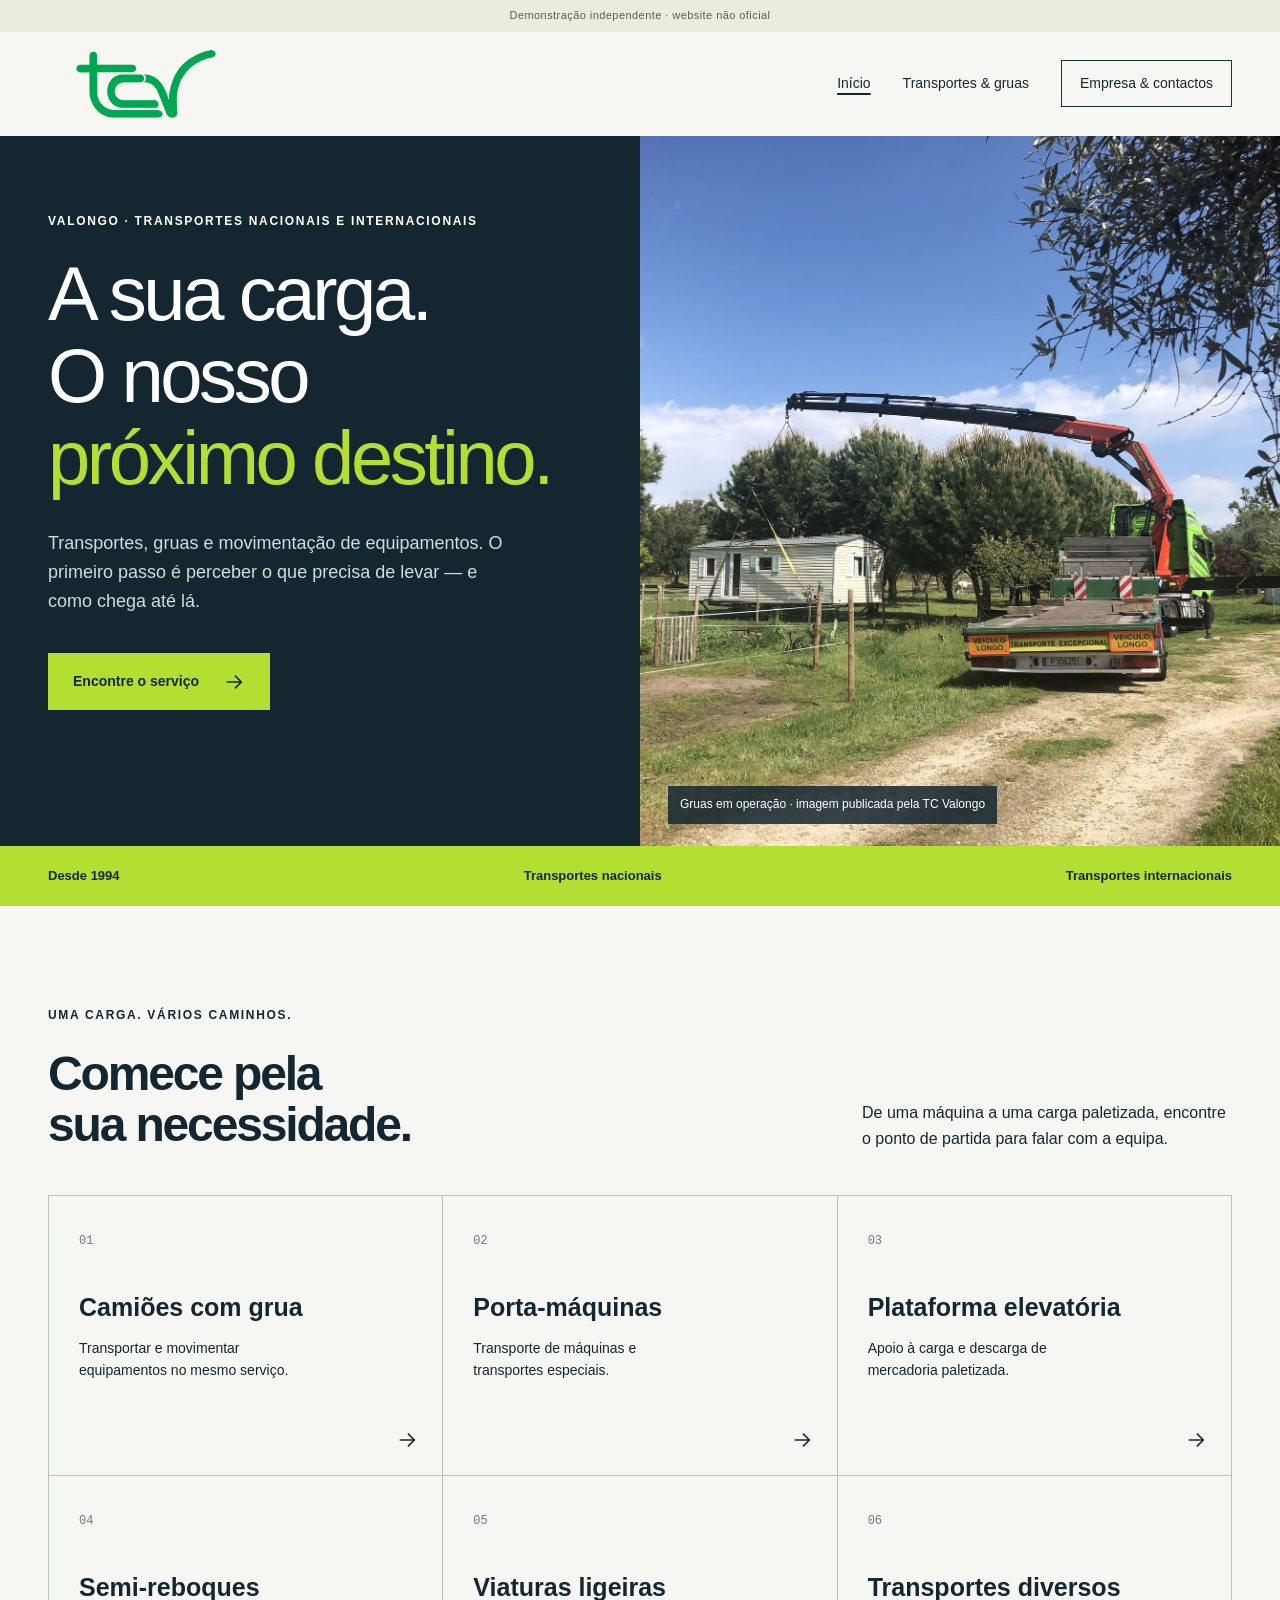
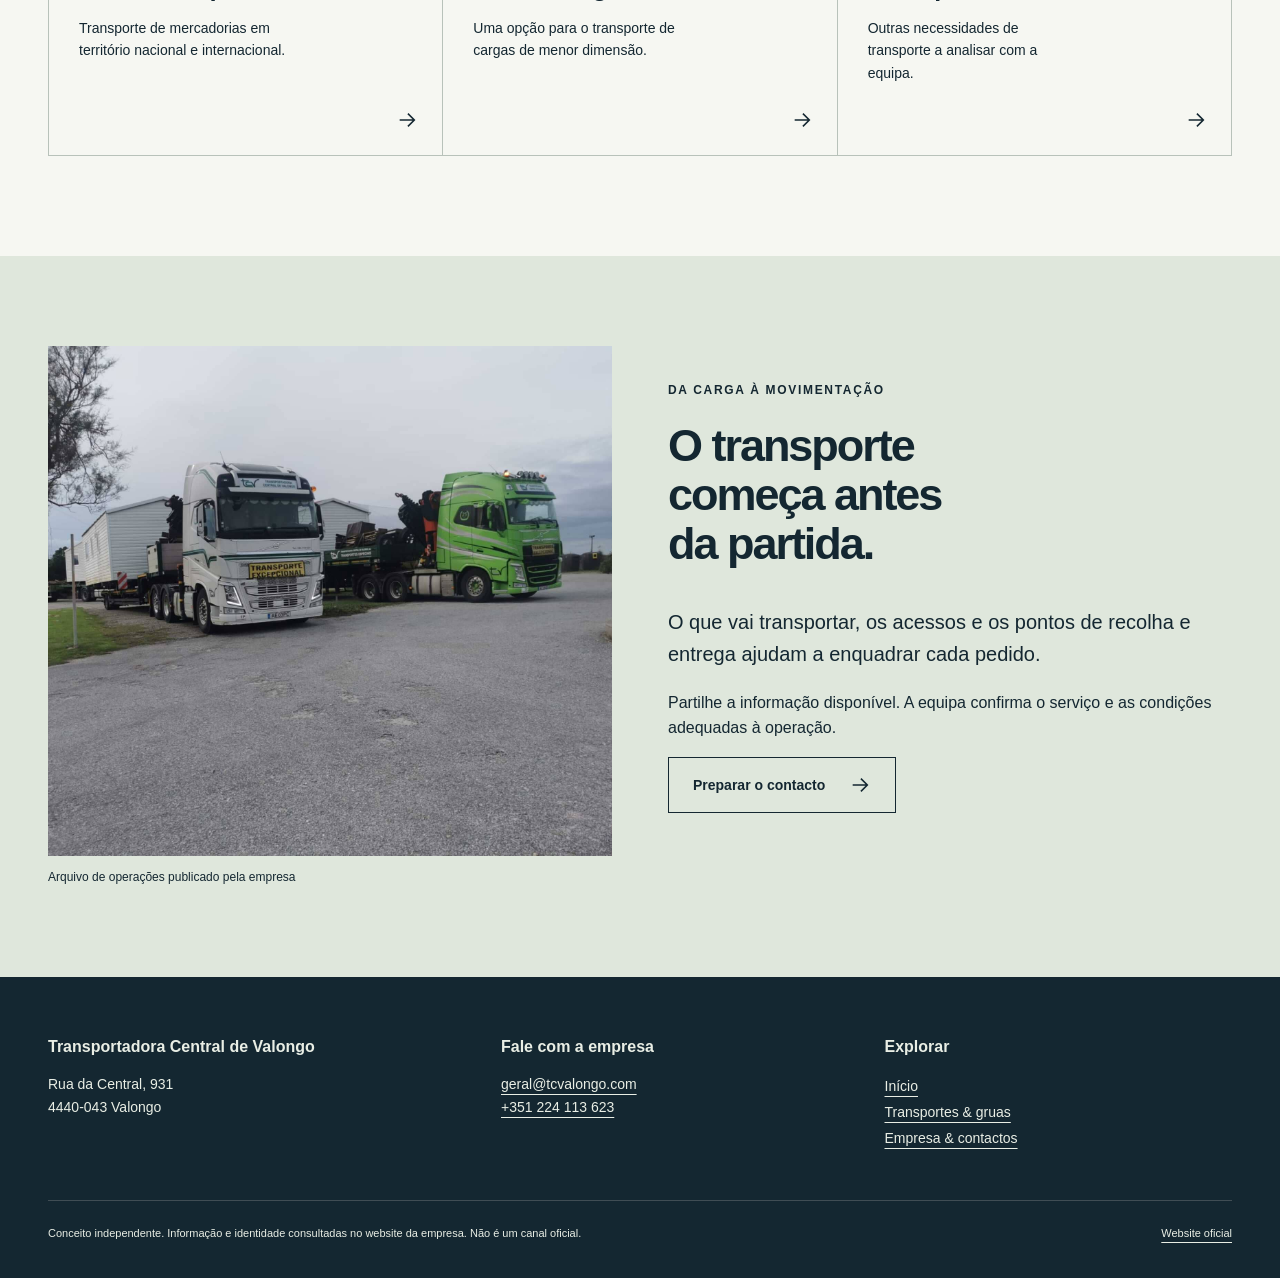
<file: index.html>
<!doctype html><html lang="pt-PT"><head><meta charset="utf-8"><meta name="viewport" content="width=device-width,initial-scale=1"><meta name="robots" content="noindex,nofollow,noarchive"><meta name="description" content="Transportes, gruas e movimentação de equipamentos da TC Valongo."><meta name="theme-color" content="#142731"><title>Transportes e gruas em Valongo | Transportadora Central de Valongo</title><link rel="icon" href="assets/logo.png"><link rel="stylesheet" href="style.css"><script src="script.js" defer></script></head><body><a class="skip" href="#conteudo">Saltar para o conteúdo</a><div class="demo">Demonstração independente · website não oficial</div><header class="wrap header"><a class="brand" href="index.html" aria-label="Transportadora Central de Valongo — início"><img src="assets/logo.png" alt="Transportadora Central de Valongo" class="" fetchpriority="high" decoding="async"></a><button class="menu" aria-expanded="false" aria-controls="nav">Menu</button><nav class="nav" id="nav" aria-label="Navegação principal"><a href="index.html" aria-current="page">Início</a><a href="servicos.html">Transportes & gruas</a><a href="contactos.html">Empresa & contactos</a></nav></header><main id="conteudo"><section class="tc-hero"><div class="wrap hero-copy"><span class="eyebrow">Valongo · Transportes nacionais e internacionais</span><h1>A sua carga.<br>O nosso<br><em>próximo destino.</em></h1><p class="lead">Transportes, gruas e movimentação de equipamentos. O primeiro passo é perceber o que precisa de levar — e como chega até lá.</p><a class="button" href="servicos.html#escolher">Encontre o serviço<svg aria-hidden="true" viewBox="0 0 24 24" fill="none"><path d="M4 12h15M13 5l7 7-7 7" stroke="currentColor" stroke-width="1.7"/></svg></a></div><figure class="hero-image"><img src="assets/grua-01.jpg" alt="Camião da TC Valongo com grua em operação de movimentação" class="" fetchpriority="high" decoding="async"><figcaption>Gruas em operação · imagem publicada pela TC Valongo</figcaption></figure></section><div class="tc-strip"><div class="wrap"><span>Desde 1994</span><span>Transportes nacionais</span><span>Transportes internacionais</span></div></div><section class="section wrap"><div class="section-title"><div><span class="eyebrow">Uma carga. Vários caminhos.</span><h2>Comece pela<br>sua necessidade.</h2></div><p>De uma máquina a uma carga paletizada, encontre o ponto de partida para falar com a equipa.</p></div><div class="service-grid"><a href="servicos.html#gruas" class="service-card"><span class="number">01</span><h3>Camiões com grua</h3><p>Transportar e movimentar equipamentos no mesmo serviço.</p><svg aria-hidden="true" viewBox="0 0 24 24" fill="none"><path d="M4 12h15M13 5l7 7-7 7" stroke="currentColor" stroke-width="1.7"/></svg></a><a href="servicos.html#maquinas" class="service-card"><span class="number">02</span><h3>Porta-máquinas</h3><p>Transporte de máquinas e transportes especiais.</p><svg aria-hidden="true" viewBox="0 0 24 24" fill="none"><path d="M4 12h15M13 5l7 7-7 7" stroke="currentColor" stroke-width="1.7"/></svg></a><a href="servicos.html#plataforma" class="service-card"><span class="number">03</span><h3>Plataforma elevatória</h3><p>Apoio à carga e descarga de mercadoria paletizada.</p><svg aria-hidden="true" viewBox="0 0 24 24" fill="none"><path d="M4 12h15M13 5l7 7-7 7" stroke="currentColor" stroke-width="1.7"/></svg></a><a href="servicos.html#semi-reboques" class="service-card"><span class="number">04</span><h3>Semi-reboques</h3><p>Transporte de mercadorias em território nacional e internacional.</p><svg aria-hidden="true" viewBox="0 0 24 24" fill="none"><path d="M4 12h15M13 5l7 7-7 7" stroke="currentColor" stroke-width="1.7"/></svg></a><a href="servicos.html#ligeiras" class="service-card"><span class="number">05</span><h3>Viaturas ligeiras</h3><p>Uma opção para o transporte de cargas de menor dimensão.</p><svg aria-hidden="true" viewBox="0 0 24 24" fill="none"><path d="M4 12h15M13 5l7 7-7 7" stroke="currentColor" stroke-width="1.7"/></svg></a><a href="servicos.html#diversos" class="service-card"><span class="number">06</span><h3>Transportes diversos</h3><p>Outras necessidades de transporte a analisar com a equipa.</p><svg aria-hidden="true" viewBox="0 0 24 24" fill="none"><path d="M4 12h15M13 5l7 7-7 7" stroke="currentColor" stroke-width="1.7"/></svg></a></div></section><section class="tc-operation"><div class="wrap grid2"><figure><img src="assets/maquinas-01.jpg" alt="Transporte de máquina publicado na galeria da TC Valongo" class="" loading="lazy" decoding="async"><figcaption>Arquivo de operações publicado pela empresa</figcaption></figure><div class="operation-copy"><span class="eyebrow">Da carga à movimentação</span><h2>O transporte<br>começa antes<br>da partida.</h2><p class="lead">O que vai transportar, os acessos e os pontos de recolha e entrega ajudam a enquadrar cada pedido.</p><p>Partilhe a informação disponível. A equipa confirma o serviço e as condições adequadas à operação.</p><a class="button" href="contactos.html">Preparar o contacto<svg aria-hidden="true" viewBox="0 0 24 24" fill="none"><path d="M4 12h15M13 5l7 7-7 7" stroke="currentColor" stroke-width="1.7"/></svg></a></div></div></section></main><footer class="footer"><div class="wrap"><div class="footer-top"><div><h3>Transportadora Central de Valongo</h3><p>Rua da Central, 931<br>4440-043 Valongo</p></div><div><h3>Fale com a empresa</h3><p><a href="mailto:geral@tcvalongo.com">geral@tcvalongo.com</a><br><a href="tel:+351224113623">+351 224 113 623</a></p></div><div><h3>Explorar</h3><a href="index.html">Início</a><br><a href="servicos.html">Transportes & gruas</a><br><a href="contactos.html">Empresa & contactos</a><br></div></div><div class="footer-bottom"><p>Conceito independente. Informação e identidade consultadas no website da empresa. Não é um canal oficial.</p><a href="https://tcvalongo.com/" target="_blank" rel="noopener noreferrer">Website oficial</a></div></div></footer></body></html>
</file>
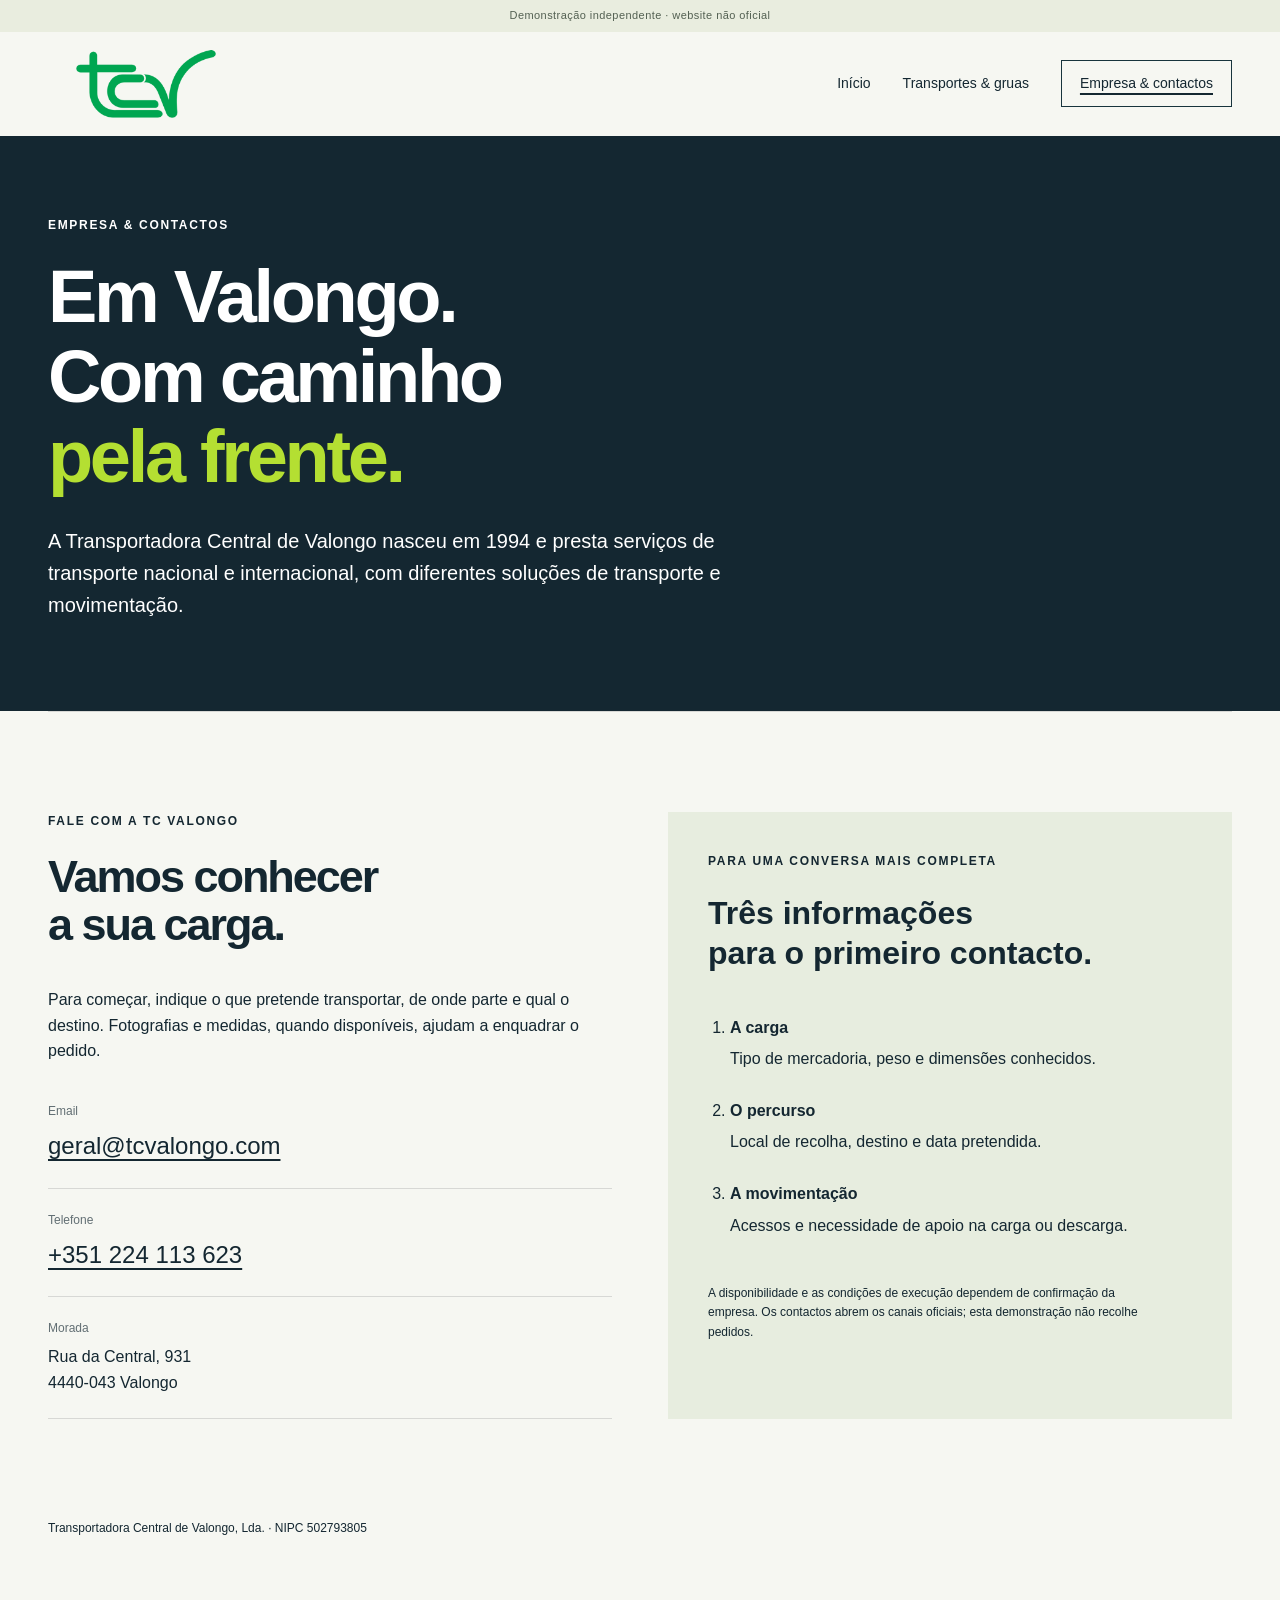
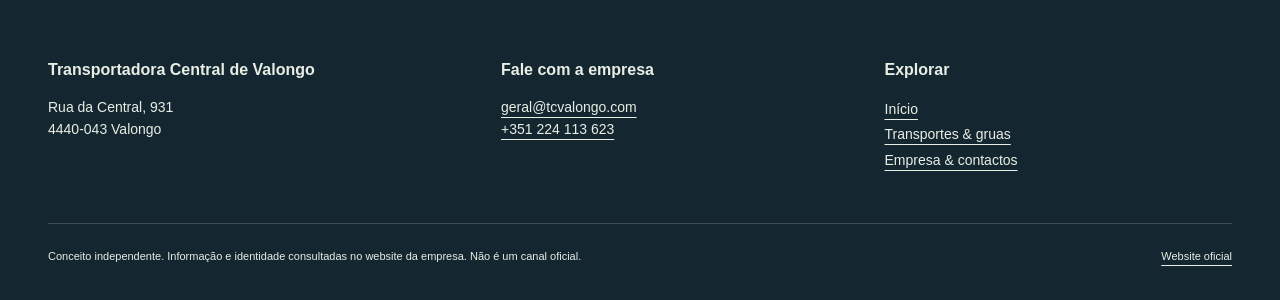
<file: contactos.html>
<!doctype html><html lang="pt-PT"><head><meta charset="utf-8"><meta name="viewport" content="width=device-width,initial-scale=1"><meta name="robots" content="noindex,nofollow,noarchive"><meta name="description" content="Contactos oficiais da Transportadora Central de Valongo."><meta name="theme-color" content="#142731"><title>Empresa & contactos | Transportadora Central de Valongo</title><link rel="icon" href="assets/logo.png"><link rel="stylesheet" href="style.css"><script src="script.js" defer></script></head><body><a class="skip" href="#conteudo">Saltar para o conteúdo</a><div class="demo">Demonstração independente · website não oficial</div><header class="wrap header"><a class="brand" href="index.html" aria-label="Transportadora Central de Valongo — início"><img src="assets/logo.png" alt="Transportadora Central de Valongo" class="" fetchpriority="high" decoding="async"></a><button class="menu" aria-expanded="false" aria-controls="nav">Menu</button><nav class="nav" id="nav" aria-label="Navegação principal"><a href="index.html">Início</a><a href="servicos.html">Transportes & gruas</a><a href="contactos.html" aria-current="page">Empresa & contactos</a></nav></header><main id="conteudo"><section class="wrap page-head"><span class="eyebrow">Empresa & contactos</span><h1>Em Valongo.<br>Com caminho<br><em>pela frente.</em></h1><p class="lead">A Transportadora Central de Valongo nasceu em 1994 e presta serviços de transporte nacional e internacional, com diferentes soluções de transporte e movimentação.</p></section><section class="section wrap rule grid2" id="contactar"><div><span class="eyebrow">Fale com a TC Valongo</span><h2>Vamos conhecer<br>a sua carga.</h2><p>Para começar, indique o que pretende transportar, de onde parte e qual o destino. Fotografias e medidas, quando disponíveis, ajudam a enquadrar o pedido.</p><ul class="contact-list"><li><span>Email</span><a href="mailto:geral@tcvalongo.com">geral@tcvalongo.com</a></li><li><span>Telefone</span><a href="tel:+351224113623">+351 224 113 623</a></li><li><span>Morada</span>Rua da Central, 931<br>4440-043 Valongo</li></ul></div><div class="contact-note"><span class="eyebrow">Para uma conversa mais completa</span><h3>Três informações<br>para o primeiro contacto.</h3><ol><li><strong>A carga</strong><p>Tipo de mercadoria, peso e dimensões conhecidos.</p></li><li><strong>O percurso</strong><p>Local de recolha, destino e data pretendida.</p></li><li><strong>A movimentação</strong><p>Acessos e necessidade de apoio na carga ou descarga.</p></li></ol><p class="small">A disponibilidade e as condições de execução dependem de confirmação da empresa. Os contactos abrem os canais oficiais; esta demonstração não recolhe pedidos.</p></div></section><section class="wrap legal"><p>Transportadora Central de Valongo, Lda. · NIPC 502793805</p></section></main><footer class="footer"><div class="wrap"><div class="footer-top"><div><h3>Transportadora Central de Valongo</h3><p>Rua da Central, 931<br>4440-043 Valongo</p></div><div><h3>Fale com a empresa</h3><p><a href="mailto:geral@tcvalongo.com">geral@tcvalongo.com</a><br><a href="tel:+351224113623">+351 224 113 623</a></p></div><div><h3>Explorar</h3><a href="index.html">Início</a><br><a href="servicos.html">Transportes & gruas</a><br><a href="contactos.html">Empresa & contactos</a><br></div></div><div class="footer-bottom"><p>Conceito independente. Informação e identidade consultadas no website da empresa. Não é um canal oficial.</p><a href="https://tcvalongo.com/" target="_blank" rel="noopener noreferrer">Website oficial</a></div></div></footer></body></html>
</file>
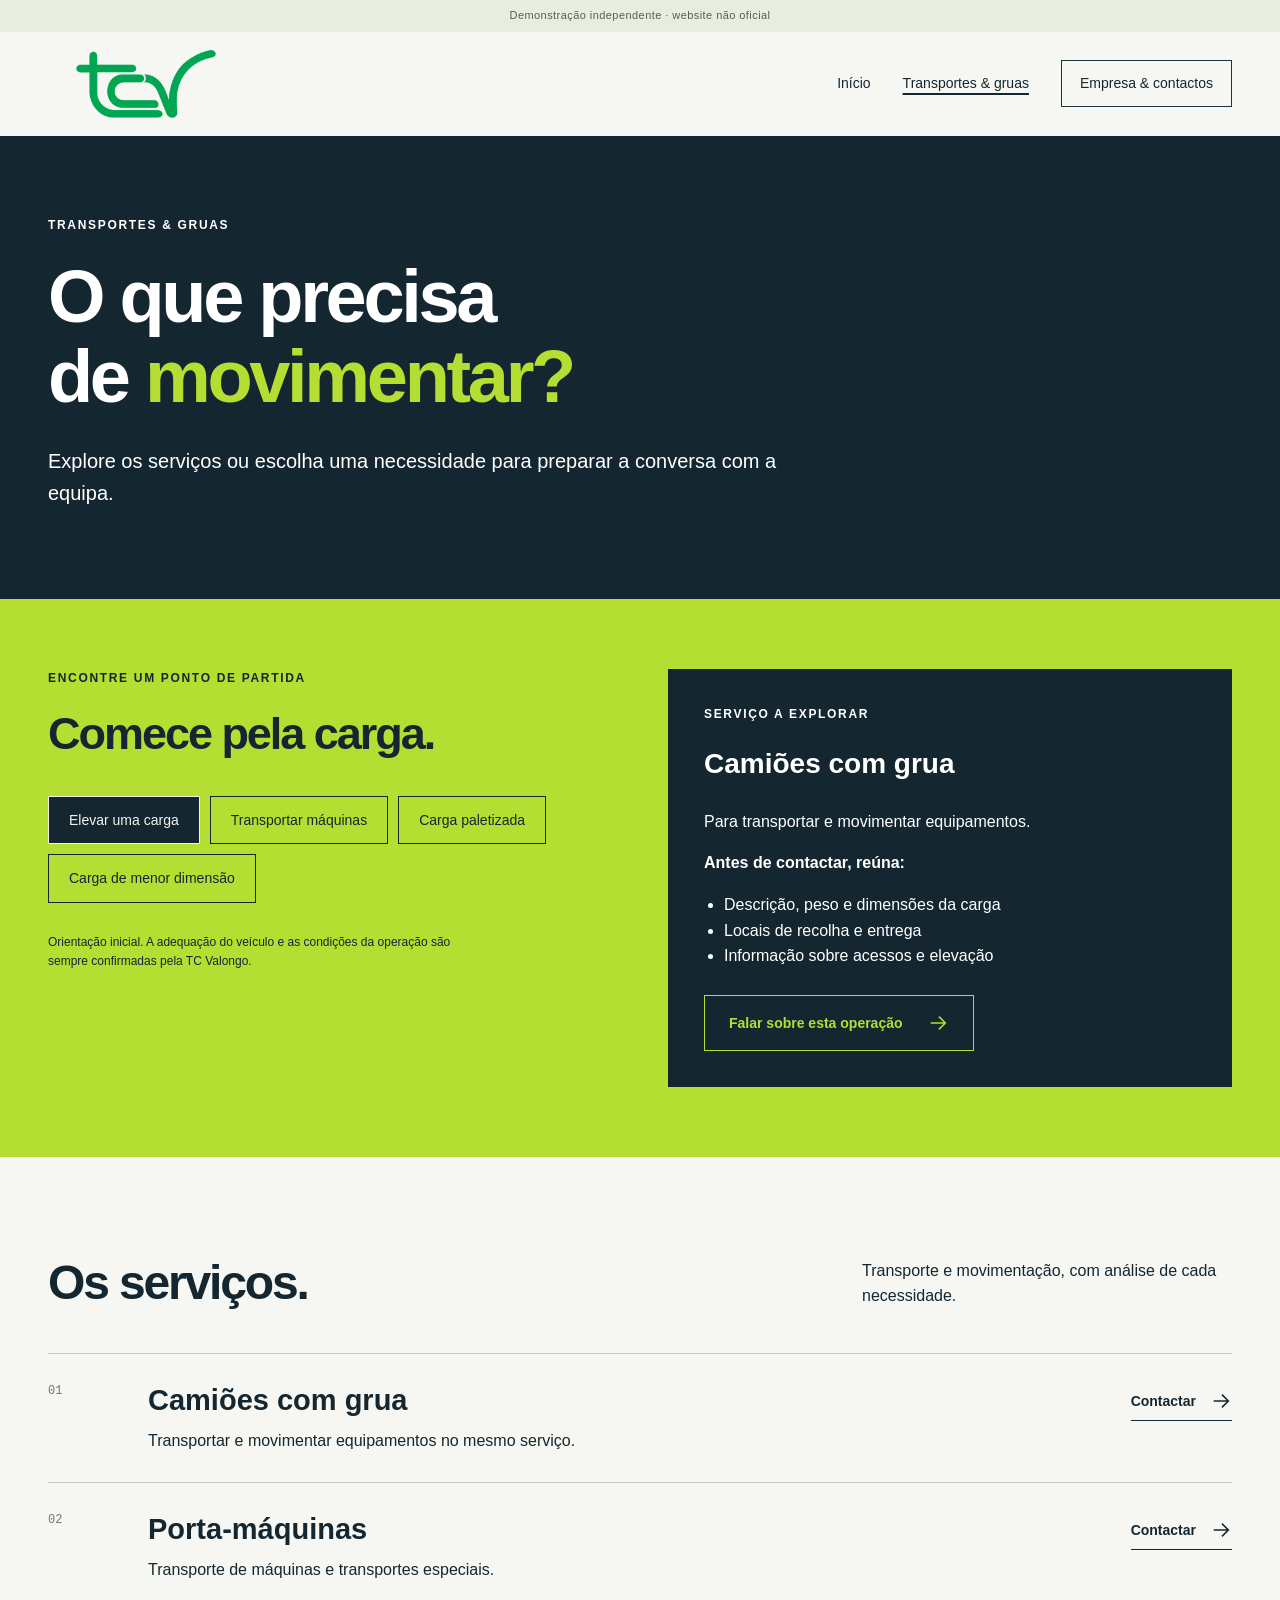
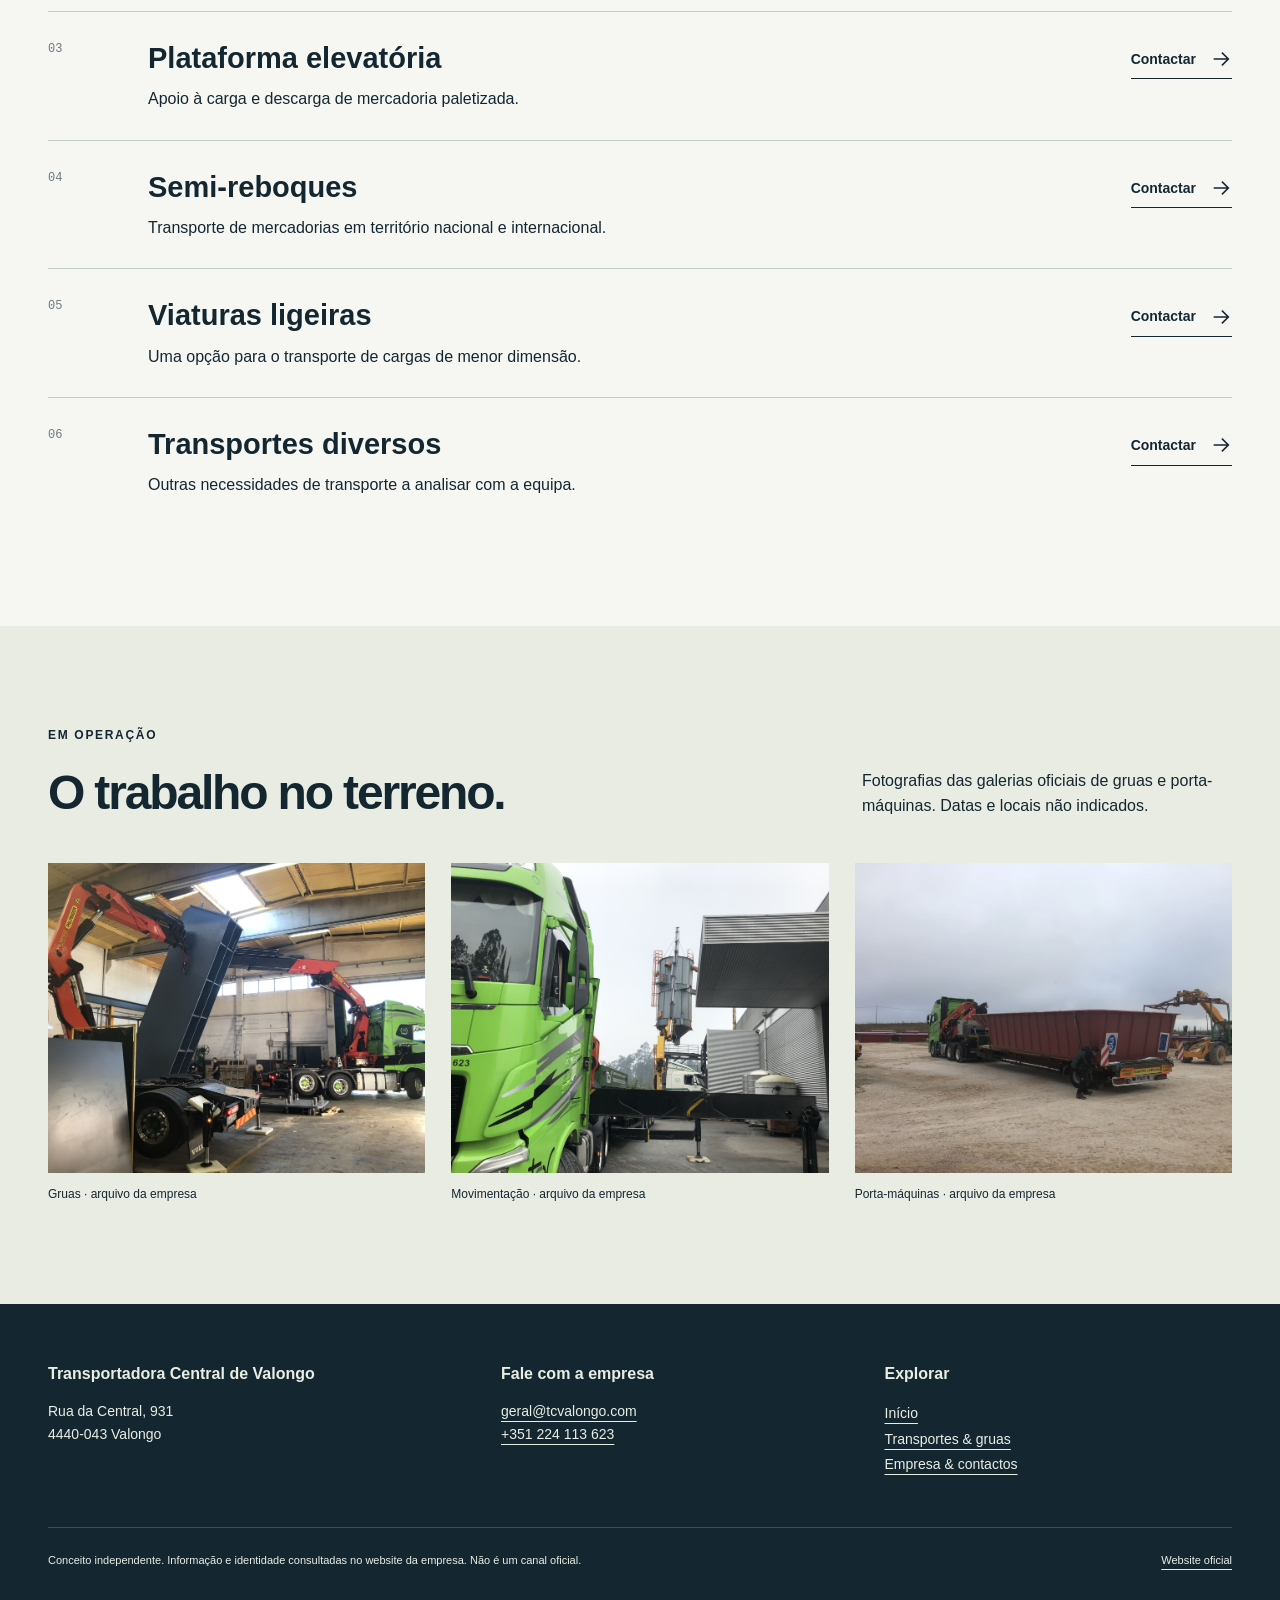
<file: servicos.html>
<!doctype html><html lang="pt-PT"><head><meta charset="utf-8"><meta name="viewport" content="width=device-width,initial-scale=1"><meta name="robots" content="noindex,nofollow,noarchive"><meta name="description" content="Explore os serviços e prepare a informação para o seu transporte."><meta name="theme-color" content="#142731"><title>Transportes & gruas | Transportadora Central de Valongo</title><link rel="icon" href="assets/logo.png"><link rel="stylesheet" href="style.css"><script src="script.js" defer></script></head><body><a class="skip" href="#conteudo">Saltar para o conteúdo</a><div class="demo">Demonstração independente · website não oficial</div><header class="wrap header"><a class="brand" href="index.html" aria-label="Transportadora Central de Valongo — início"><img src="assets/logo.png" alt="Transportadora Central de Valongo" class="" fetchpriority="high" decoding="async"></a><button class="menu" aria-expanded="false" aria-controls="nav">Menu</button><nav class="nav" id="nav" aria-label="Navegação principal"><a href="index.html">Início</a><a href="servicos.html" aria-current="page">Transportes & gruas</a><a href="contactos.html">Empresa & contactos</a></nav></header><main id="conteudo"><section class="wrap page-head"><span class="eyebrow">Transportes & gruas</span><h1>O que precisa<br>de <em>movimentar?</em></h1><p class="lead">Explore os serviços ou escolha uma necessidade para preparar a conversa com a equipa.</p></section><section class="finder" id="escolher"><div class="wrap grid2"><div><span class="eyebrow">Encontre um ponto de partida</span><h2>Comece pela carga.</h2><div class="pills" aria-label="Tipo de necessidade"><button data-need="elevar" aria-pressed="true">Elevar uma carga</button><button data-need="maquina" aria-pressed="false">Transportar máquinas</button><button data-need="palete" aria-pressed="false">Carga paletizada</button><button data-need="pequena" aria-pressed="false">Carga de menor dimensão</button></div><p class="small">Orientação inicial. A adequação do veículo e as condições da operação são sempre confirmadas pela TC Valongo.</p></div><div class="result" aria-live="polite" id="need-result"><span class="eyebrow">Serviço a explorar</span><h3>Camiões com grua</h3><p>Para transportar e movimentar equipamentos.</p><strong>Antes de contactar, reúna:</strong><ul><li>Descrição, peso e dimensões da carga</li><li>Locais de recolha e entrega</li><li>Informação sobre acessos e elevação</li></ul><a class="button" href="contactos.html#contactar">Falar sobre esta operação<svg aria-hidden="true" viewBox="0 0 24 24" fill="none"><path d="M4 12h15M13 5l7 7-7 7" stroke="currentColor" stroke-width="1.7"/></svg></a></div></div></section><section class="section wrap"><div class="section-title"><h2>Os serviços.</h2><p>Transporte e movimentação, com análise de cada necessidade.</p></div><div class="service-list"><article id="gruas"><span class="number">01</span><div><h3>Camiões com grua</h3><p>Transportar e movimentar equipamentos no mesmo serviço.</p></div><a class="text-link" href="contactos.html#contactar">Contactar<svg aria-hidden="true" viewBox="0 0 24 24" fill="none"><path d="M4 12h15M13 5l7 7-7 7" stroke="currentColor" stroke-width="1.7"/></svg></a></article><article id="maquinas"><span class="number">02</span><div><h3>Porta-máquinas</h3><p>Transporte de máquinas e transportes especiais.</p></div><a class="text-link" href="contactos.html#contactar">Contactar<svg aria-hidden="true" viewBox="0 0 24 24" fill="none"><path d="M4 12h15M13 5l7 7-7 7" stroke="currentColor" stroke-width="1.7"/></svg></a></article><article id="plataforma"><span class="number">03</span><div><h3>Plataforma elevatória</h3><p>Apoio à carga e descarga de mercadoria paletizada.</p></div><a class="text-link" href="contactos.html#contactar">Contactar<svg aria-hidden="true" viewBox="0 0 24 24" fill="none"><path d="M4 12h15M13 5l7 7-7 7" stroke="currentColor" stroke-width="1.7"/></svg></a></article><article id="semi-reboques"><span class="number">04</span><div><h3>Semi-reboques</h3><p>Transporte de mercadorias em território nacional e internacional.</p></div><a class="text-link" href="contactos.html#contactar">Contactar<svg aria-hidden="true" viewBox="0 0 24 24" fill="none"><path d="M4 12h15M13 5l7 7-7 7" stroke="currentColor" stroke-width="1.7"/></svg></a></article><article id="ligeiras"><span class="number">05</span><div><h3>Viaturas ligeiras</h3><p>Uma opção para o transporte de cargas de menor dimensão.</p></div><a class="text-link" href="contactos.html#contactar">Contactar<svg aria-hidden="true" viewBox="0 0 24 24" fill="none"><path d="M4 12h15M13 5l7 7-7 7" stroke="currentColor" stroke-width="1.7"/></svg></a></article><article id="diversos"><span class="number">06</span><div><h3>Transportes diversos</h3><p>Outras necessidades de transporte a analisar com a equipa.</p></div><a class="text-link" href="contactos.html#contactar">Contactar<svg aria-hidden="true" viewBox="0 0 24 24" fill="none"><path d="M4 12h15M13 5l7 7-7 7" stroke="currentColor" stroke-width="1.7"/></svg></a></article></div></section><section class="section gallery-section"><div class="wrap"><div class="section-title"><div><span class="eyebrow">Em operação</span><h2>O trabalho no terreno.</h2></div><p>Fotografias das galerias oficiais de gruas e porta-máquinas. Datas e locais não indicados.</p></div><div class="operation-gallery"><figure><img src="assets/grua-02.jpg" alt="Operação com camião-grua publicada pela TC Valongo" class="" loading="lazy" decoding="async"><figcaption>Gruas · arquivo da empresa</figcaption></figure><figure><img src="assets/grua-03.jpg" alt="Equipamento e grua numa fotografia publicada pela TC Valongo" class="" loading="lazy" decoding="async"><figcaption>Movimentação · arquivo da empresa</figcaption></figure><figure><img src="assets/maquinas-02.jpg" alt="Máquina transportada em veículo da TC Valongo" class="" loading="lazy" decoding="async"><figcaption>Porta-máquinas · arquivo da empresa</figcaption></figure></div></div></section></main><footer class="footer"><div class="wrap"><div class="footer-top"><div><h3>Transportadora Central de Valongo</h3><p>Rua da Central, 931<br>4440-043 Valongo</p></div><div><h3>Fale com a empresa</h3><p><a href="mailto:geral@tcvalongo.com">geral@tcvalongo.com</a><br><a href="tel:+351224113623">+351 224 113 623</a></p></div><div><h3>Explorar</h3><a href="index.html">Início</a><br><a href="servicos.html">Transportes & gruas</a><br><a href="contactos.html">Empresa & contactos</a><br></div></div><div class="footer-bottom"><p>Conceito independente. Informação e identidade consultadas no website da empresa. Não é um canal oficial.</p><a href="https://tcvalongo.com/" target="_blank" rel="noopener noreferrer">Website oficial</a></div></div></footer></body></html>
</file>
<file: style.css>
*{box-sizing:border-box}html{scroll-behavior:smooth;scroll-padding-top:30px}body{margin:0;font-family:Arial,Helvetica,sans-serif;line-height:1.6}img{display:block;max-width:100%;height:auto}a{color:inherit;text-underline-offset:5px}button,input,select,textarea{font:inherit}button,a{-webkit-tap-highlight-color:transparent}button{cursor:pointer}button:focus-visible,a:focus-visible,summary:focus-visible{outline:3px solid #d66b29;outline-offset:5px}svg{width:22px;height:22px;flex:none}h1,h2,h3,p{margin-top:0}h1,h2{line-height:1.08;letter-spacing:-.045em}h3{line-height:1.25}p{max-width:65ch}.wrap{width:min(1280px,calc(100% - 96px));margin:auto}.demo{font-size:11px;letter-spacing:.04em;padding:7px 24px;text-align:center}.skip{position:absolute;left:16px;top:-80px;z-index:20;padding:12px;background:white;color:black}.skip:focus{top:10px}.header{display:flex;align-items:center;justify-content:space-between;gap:32px;min-height:104px}.brand{display:block;flex:none}.brand img{width:170px;max-height:68px;object-fit:contain}.nav{display:flex;gap:32px;align-items:center}.nav a{text-decoration:none;font-size:14px}.nav a[aria-current=page]{text-decoration:underline;text-decoration-thickness:2px}.menu{display:none;border:1px solid currentColor;padding:10px 16px;background:none;color:inherit}.eyebrow{font-size:12px;font-weight:700;letter-spacing:.14em;text-transform:uppercase;display:block;margin-bottom:22px}.button{display:inline-flex;gap:24px;align-items:center;justify-content:space-between;text-decoration:none;padding:16px 24px;border:1px solid currentColor;font-size:14px;font-weight:700;min-height:56px}.text-link{display:inline-flex;align-items:center;gap:14px;font-size:14px;font-weight:700;text-decoration:none;border-bottom:1px solid;padding:8px 0}.section{padding:100px 0}.section-title{display:flex;justify-content:space-between;align-items:end;gap:40px;margin-bottom:44px}.section-title h2{font-size:48px;max-width:700px;margin-bottom:0}.section-title p{max-width:370px;margin-bottom:0}.grid2{display:grid;grid-template-columns:1fr 1fr;gap:56px}.grid3{display:grid;grid-template-columns:repeat(3,1fr);gap:28px}.muted{opacity:.72}.small,figcaption{font-size:12px;line-height:1.6}.lead{font-size:20px;line-height:1.6}.page-head{padding:80px 0 70px}.page-head h1{font-size:74px;max-width:900px;margin-bottom:28px}.page-head .lead{max-width:740px}.rule{border-top:1px solid #9995}.footer{padding:60px 0 24px}.footer-top{display:grid;grid-template-columns:1.2fr 1fr 1fr;gap:36px;padding-bottom:50px}.footer h3{font-size:16px}.footer p,.footer a{font-size:14px}.footer a{overflow-wrap:anywhere}.footer-bottom{border-top:1px solid #9995;padding-top:24px;display:flex;gap:30px;justify-content:space-between}.footer-bottom p{font-size:11px;max-width:750px}.footer-bottom a{font-size:11px;white-space:nowrap}figure{margin:0}.contact-list{list-style:none;padding:0;margin:0}.contact-list li{border-bottom:1px solid #9995;padding:22px 0}.contact-list a{font-size:24px;overflow-wrap:anywhere}.contact-list span{font-size:12px;display:block;opacity:.65;margin-bottom:6px}.pills{display:flex;gap:10px;flex-wrap:wrap;margin-bottom:30px}.pills button{padding:12px 20px;border:1px solid currentColor;background:none;color:inherit;font-size:14px}.pills button[aria-pressed=true]{background:var(--ink);color:var(--paper)}.result{padding:36px;background:var(--paper);color:var(--ink)}.result h3{font-size:28px}.result ul{padding-left:20px}details{border-top:1px solid #9995;padding:22px 0}summary{cursor:pointer;font-weight:700;list-style:none;display:flex;justify-content:space-between;gap:20px}summary:after{content:'+';font-size:24px;font-weight:400}details[open] summary:after{content:'−'}details p{margin:20px 0 0}body:has(.nav.open){overflow-x:hidden}[hidden]{display:none!important}@media(prefers-reduced-motion:reduce){html{scroll-behavior:auto}*{transition:none!important}}@media(max-width:760px){.wrap{width:calc(100% - 40px)}.demo{font-size:10px;padding:7px 10px}.header{min-height:84px;position:relative;gap:15px;flex-wrap:wrap}.brand img{width:140px;max-height:58px}.menu{display:block}.nav{display:none;width:100%;padding:8px 0 28px;gap:0;flex-direction:column;align-items:stretch}.nav.open{display:flex}.nav a{padding:13px 0;border-top:1px solid #9995}.section{padding:62px 0}.section-title{display:block;margin-bottom:30px}.section-title h2{font-size:37px;margin-bottom:20px}.grid2,.grid3{grid-template-columns:1fr;gap:30px}.page-head{padding:52px 0}.page-head h1{font-size:47px}.lead{font-size:18px}.footer-top{grid-template-columns:1fr;gap:22px;padding-bottom:30px}.footer-bottom{display:block}.footer-bottom a{display:inline-block;margin:6px 0}.button{padding:15px 18px}.result{padding:24px}.contact-list a{font-size:22px}.section-title p{max-width:none}} :root{--ink:#142731;--paper:#f2f4ec;--lime:#b4df32}body{background:#f6f7f2;color:var(--ink)}.demo{background:#e9eddf;color:#536052}.header .brand img{width:196px}.header .nav a:last-child{border:1px solid #18343d;padding:11px 18px}.tc-hero{position:relative;display:grid;grid-template-columns:1fr 1fr;background:var(--ink);color:white;min-height:710px}.tc-hero .hero-copy{width:auto;margin:0;padding:76px 50px 80px max(48px,calc((100vw - 1280px)/2));position:relative;z-index:2}.tc-hero h1{font-size:76px;margin-bottom:30px;font-weight:500}.tc-hero em,.page-head em{font-style:normal;color:var(--lime)}.tc-hero .lead{font-size:18px;max-width:470px;color:#d2ddd8}.tc-hero .button{margin-top:20px;background:var(--lime);color:var(--ink);border-color:var(--lime)}.hero-image{position:relative;min-height:100%;overflow:hidden}.hero-image img{position:absolute;width:100%;height:100%;object-fit:cover;object-position:62% center}.hero-image figcaption{position:absolute;bottom:22px;left:28px;background:#142731d9;padding:9px 12px;max-width:85%}.tc-strip{background:var(--lime);padding:20px 0}.tc-strip .wrap{display:flex;justify-content:space-between;gap:20px;font-size:13px;font-weight:700}.service-grid{display:grid;grid-template-columns:repeat(3,1fr);border-top:1px solid #b8c2ba;border-left:1px solid #b8c2ba}.service-card{position:relative;text-decoration:none;padding:30px;min-height:280px;border-bottom:1px solid #b8c2ba;border-right:1px solid #b8c2ba}.number{font-family:monospace;font-size:12px;opacity:.6}.service-card h3{font-size:25px;margin:40px 0 14px}.service-card p{font-size:14px;max-width:29ch;padding-right:12px}.service-card svg{position:absolute;right:24px;bottom:24px}.service-card:hover{background:#e9efdf}.tc-operation{padding:90px 0;background:#dfE7dc}.tc-operation img{width:100%;height:510px;object-fit:cover}.operation-copy{padding:35px 0}.operation-copy h2{font-size:52px}.tc-operation figcaption{padding-top:12px}.finder{background:var(--lime);padding:70px 0}.finder h2{font-size:42px}.finder .result{background:var(--ink);color:white}.finder .result .button{color:var(--lime);margin-top:10px}.page-head{background:var(--ink);color:white;width:100%;padding-left:max(48px,calc((100vw - 1280px)/2));padding-right:48px}.service-list article{display:grid;grid-template-columns:70px 1fr auto;gap:30px;border-top:1px solid #c0cabe;padding:28px 0;align-items:start;scroll-margin-top:30px}.service-list h3{font-size:29px;margin:0 0 10px}.service-list p{margin:0;max-width:600px}.gallery-section{background:#e8ece3}.operation-gallery{display:grid;grid-template-columns:repeat(3,1fr);gap:26px}.operation-gallery img{width:100%;height:310px;object-fit:cover}.operation-gallery figcaption{padding-top:12px}.contact-note{padding:40px;background:#e7eddf}.contact-note h3{font-size:32px}.contact-note ol{padding-left:22px}.contact-note li{padding:10px 0}.contact-note p{margin:6px 0}.contact-note .small{margin-top:30px}.grid2>div>h2{font-size:45px}.legal{padding:0 0 50px;font-size:12px}.footer{background:var(--ink);color:#e9eee5}@media(min-width:1800px){.tc-hero h1{font-size:88px}}@media(max-width:1050px){.tc-hero h1{font-size:59px}.tc-hero .hero-copy{padding-left:48px}.service-card{padding:25px}.service-card h3{font-size:22px}}@media(max-width:760px){.header .brand img{width:160px}.header .nav a:last-child{padding:13px 0;border-width:1px 0 0}.tc-hero{grid-template-columns:1fr;min-height:0}.tc-hero .hero-copy{padding:48px 20px}.tc-hero h1{font-size:53px}.tc-hero .eyebrow{font-size:10px}.hero-image{height:390px}.hero-image img{position:static;height:100%;object-position:center}.hero-image figcaption{left:20px;bottom:15px;font-size:10px}.tc-strip .wrap{flex-direction:column;gap:6px;font-size:12px}.service-grid{grid-template-columns:1fr}.service-card{min-height:220px}.service-card h3{margin-top:25px}.tc-operation{padding:55px 0}.tc-operation img{height:340px}.operation-copy{padding:0}.operation-copy h2{font-size:41px}.page-head{padding:50px 20px}.finder{padding:55px 0}.finder h2{font-size:36px}.service-list article{grid-template-columns:30px 1fr;gap:14px}.service-list .text-link{grid-column:2;justify-self:start}.service-list h3{font-size:25px}.operation-gallery{grid-template-columns:1fr}.operation-gallery img{height:280px}.contact-note{padding:26px}.grid2>div>h2{font-size:36px}}
</file>
